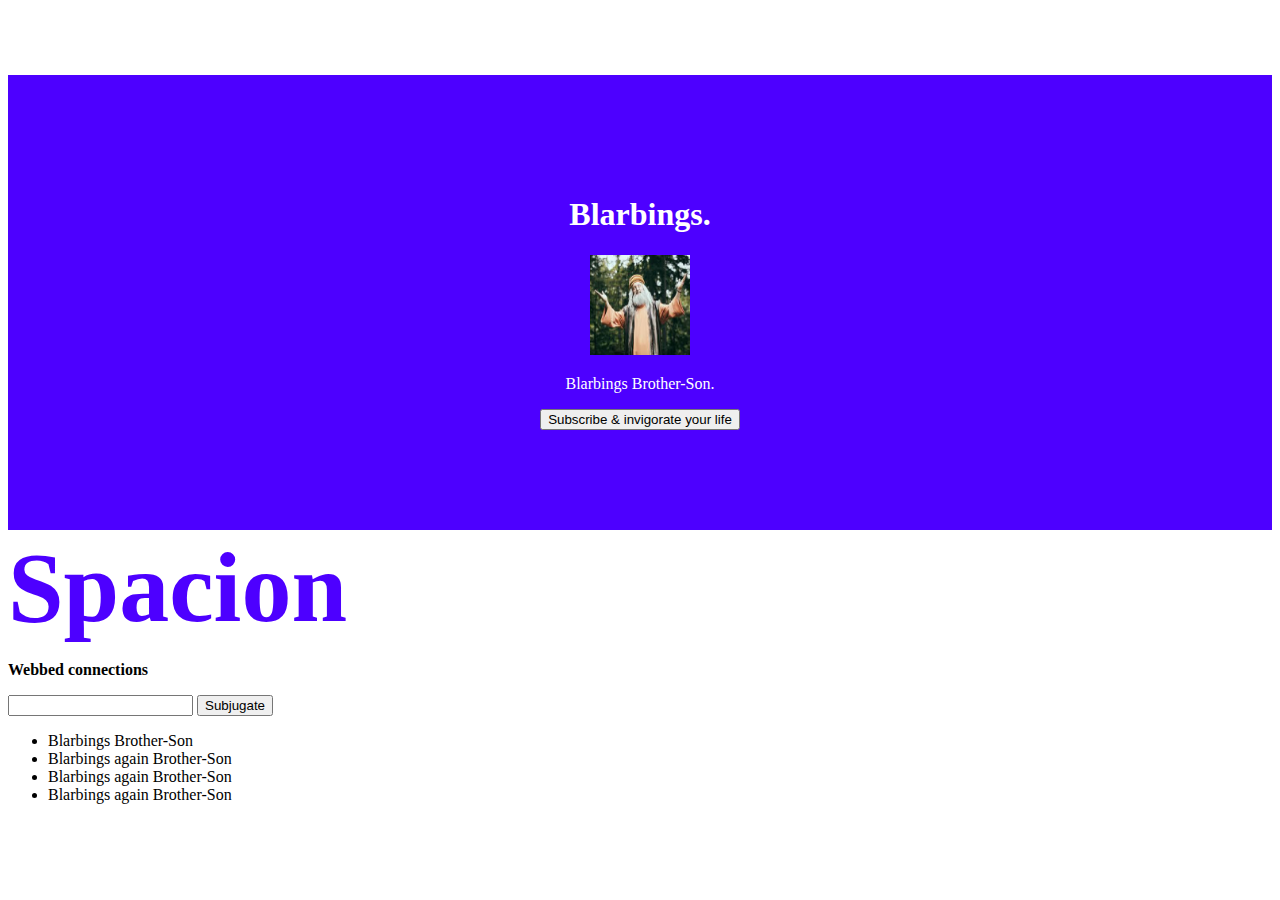
<file: DevProject/Index.html>
<!DOCTYPE html>
<html lang="en">
    <head>
        <meta charset="UTF-8">
        <meta name="viewport" content="width=device-width, initial-scale=1.0">
        <title>Blarbings</title>
        <link rel="stylesheet" href="./Resources/CSS/index.css">
    </head>
    <body>
        <!--Banner Section-->
        <div class="banner">
            <h1>Blarbings.</h1>
            <img id="small-father" src="./Resources/Images/Father Ra-Shawbard.jpg" alt="Father Ra-Shawbard">
            <p>Blarbings Brother-Son.</p>
            <button>Subscribe & invigorate your life</button>
        </div>
        <!--Praise Section-->
        <div>
            <span class="bold" id="spacion">Spacion</span>
            <p class="bold">Webbed connections</p>
            <form action="">
                <input type="text">
                <input type="submit" value="Subjugate">
            </form>
        </div>
        <div>
            <ul>
                <li>Blarbings Brother-Son</li>
                <li>Blarbings again Brother-Son</li>
                <li>Blarbings again Brother-Son</li>
                <li>Blarbings again Brother-Son</li>
            </ul>
        </div>
    </body>
</html>
</file>
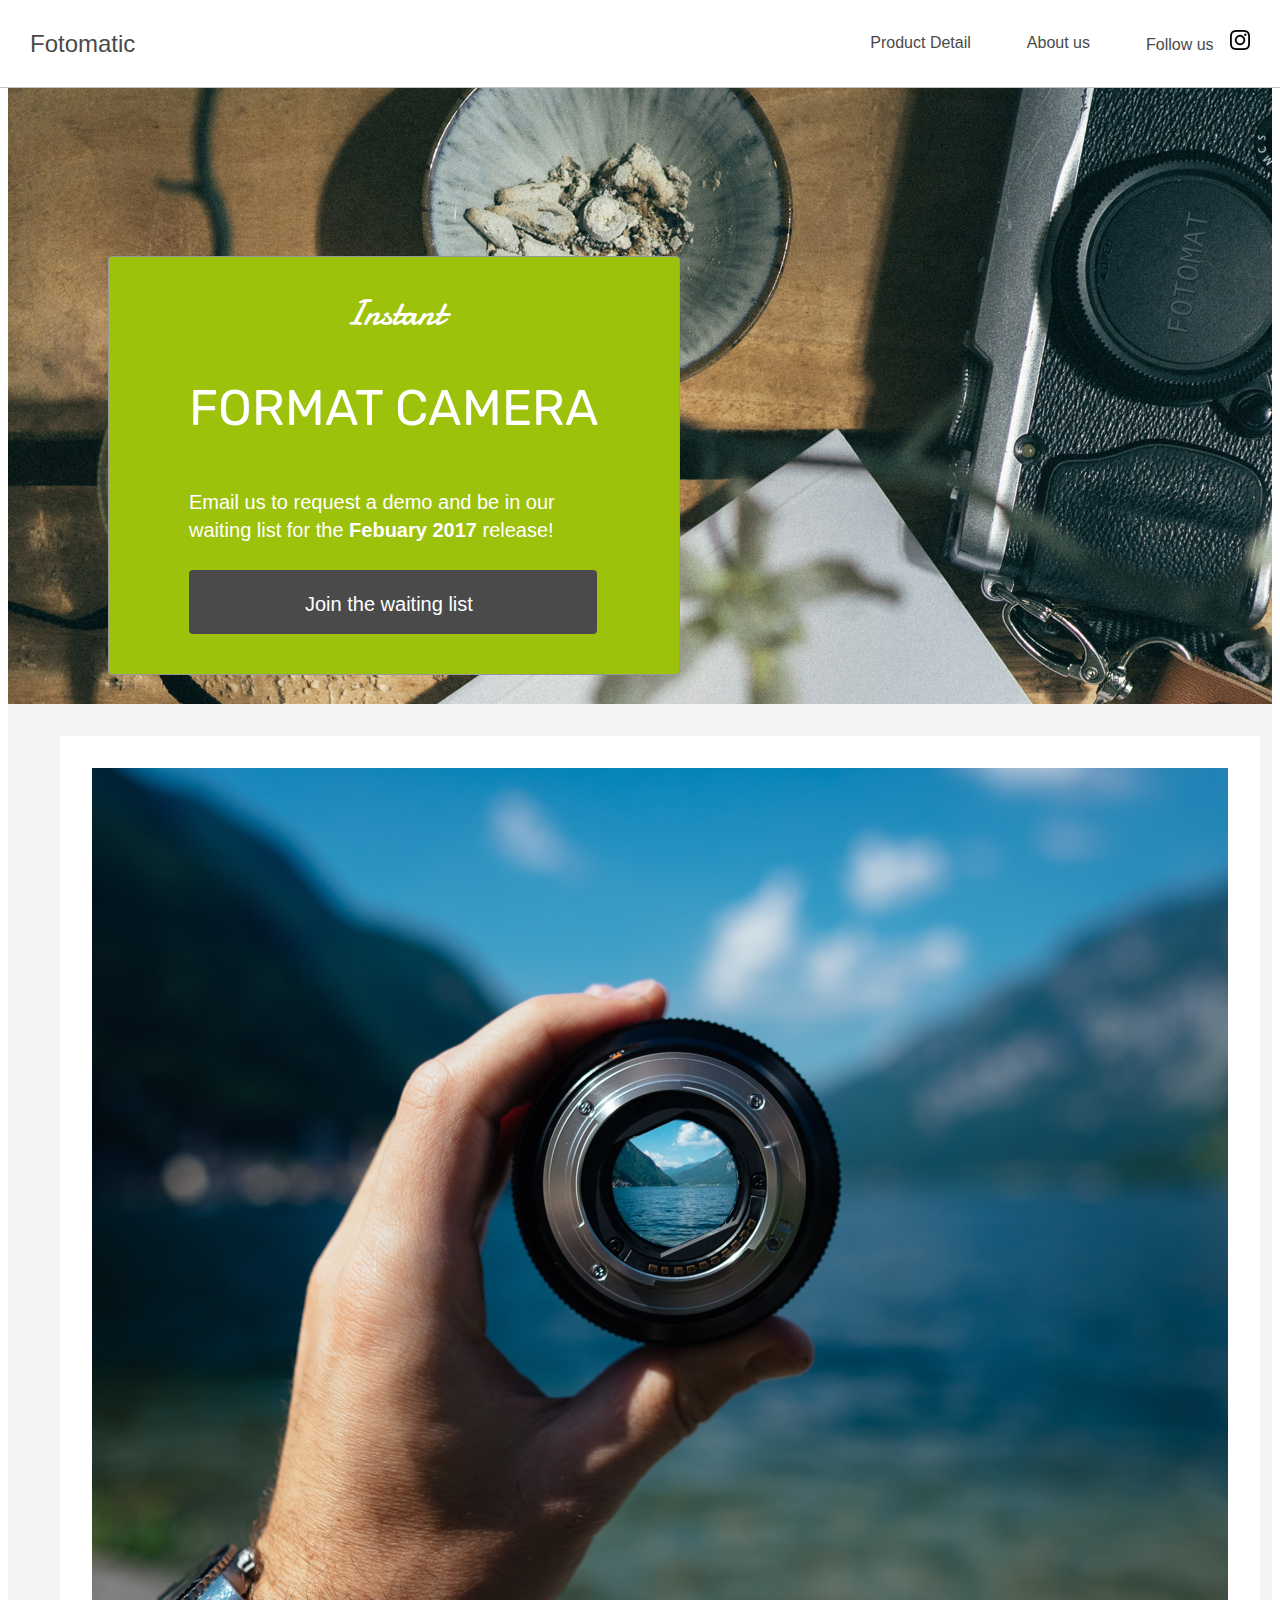
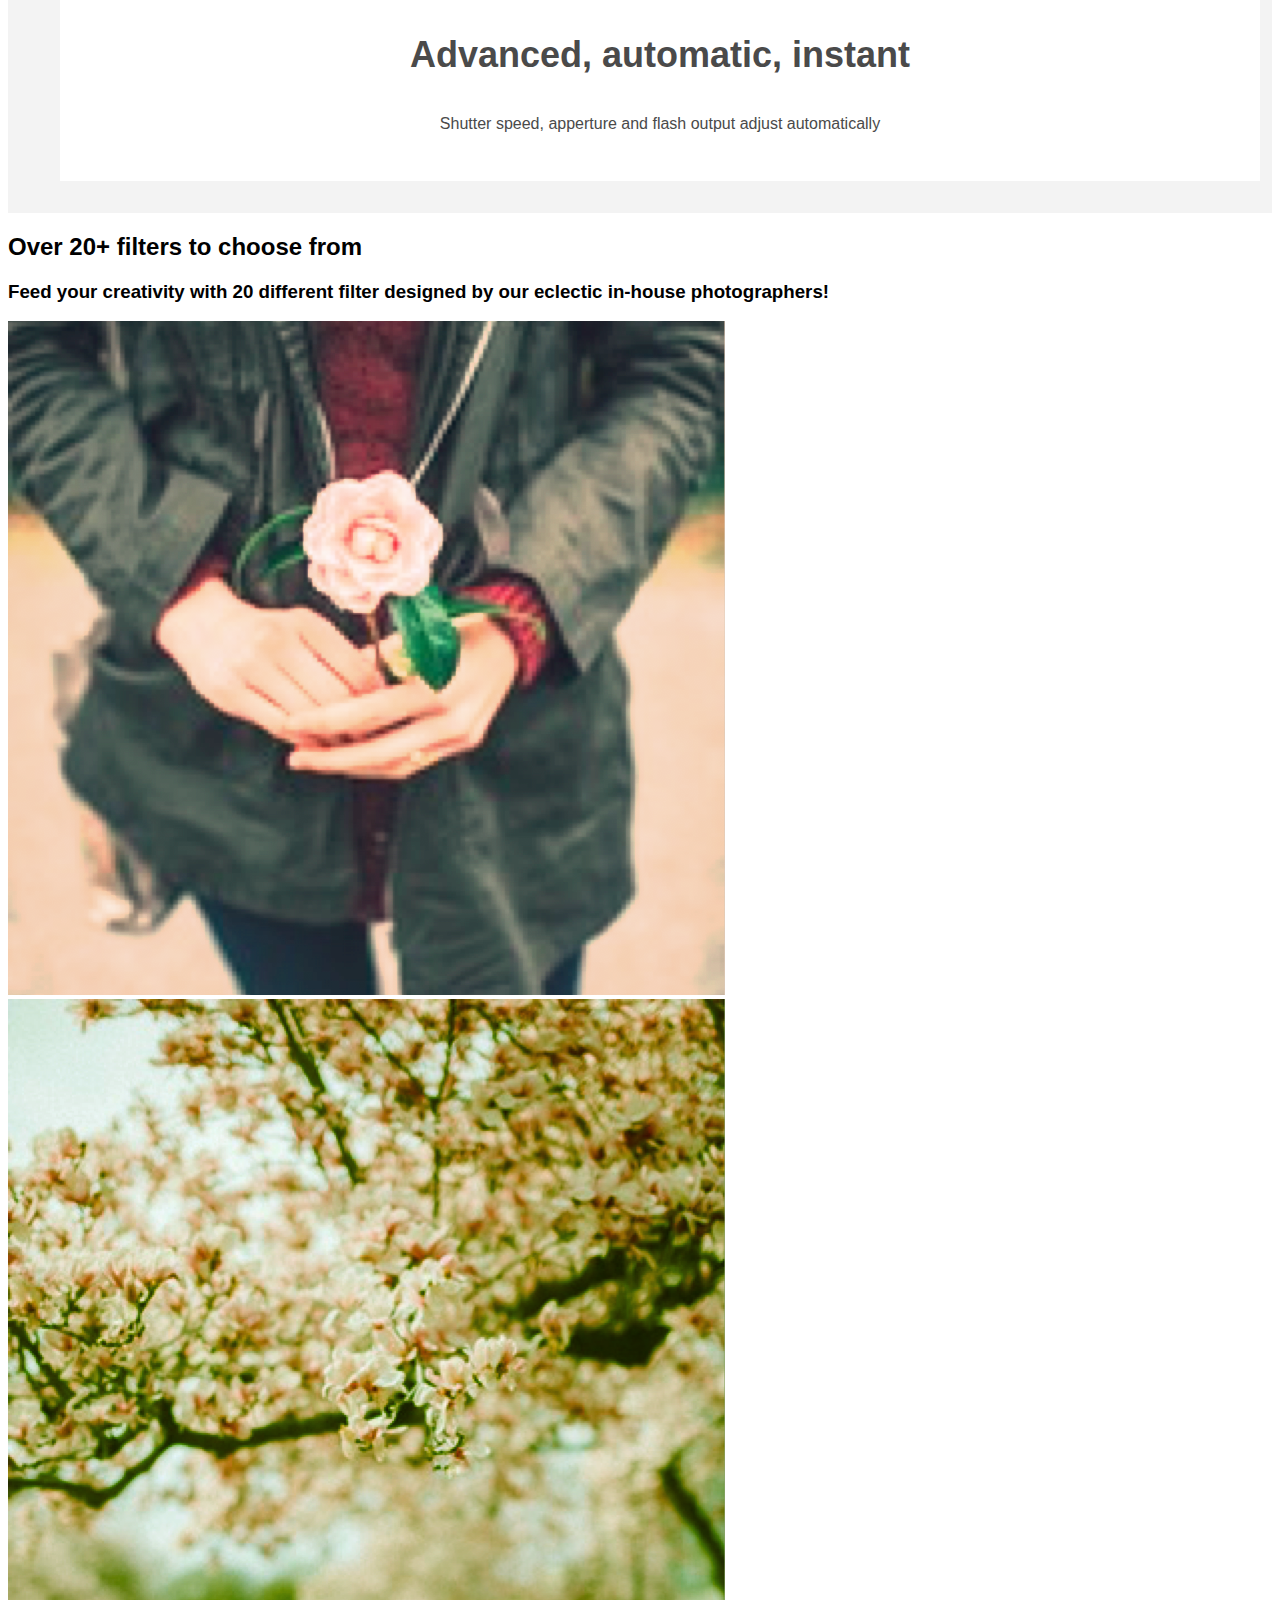
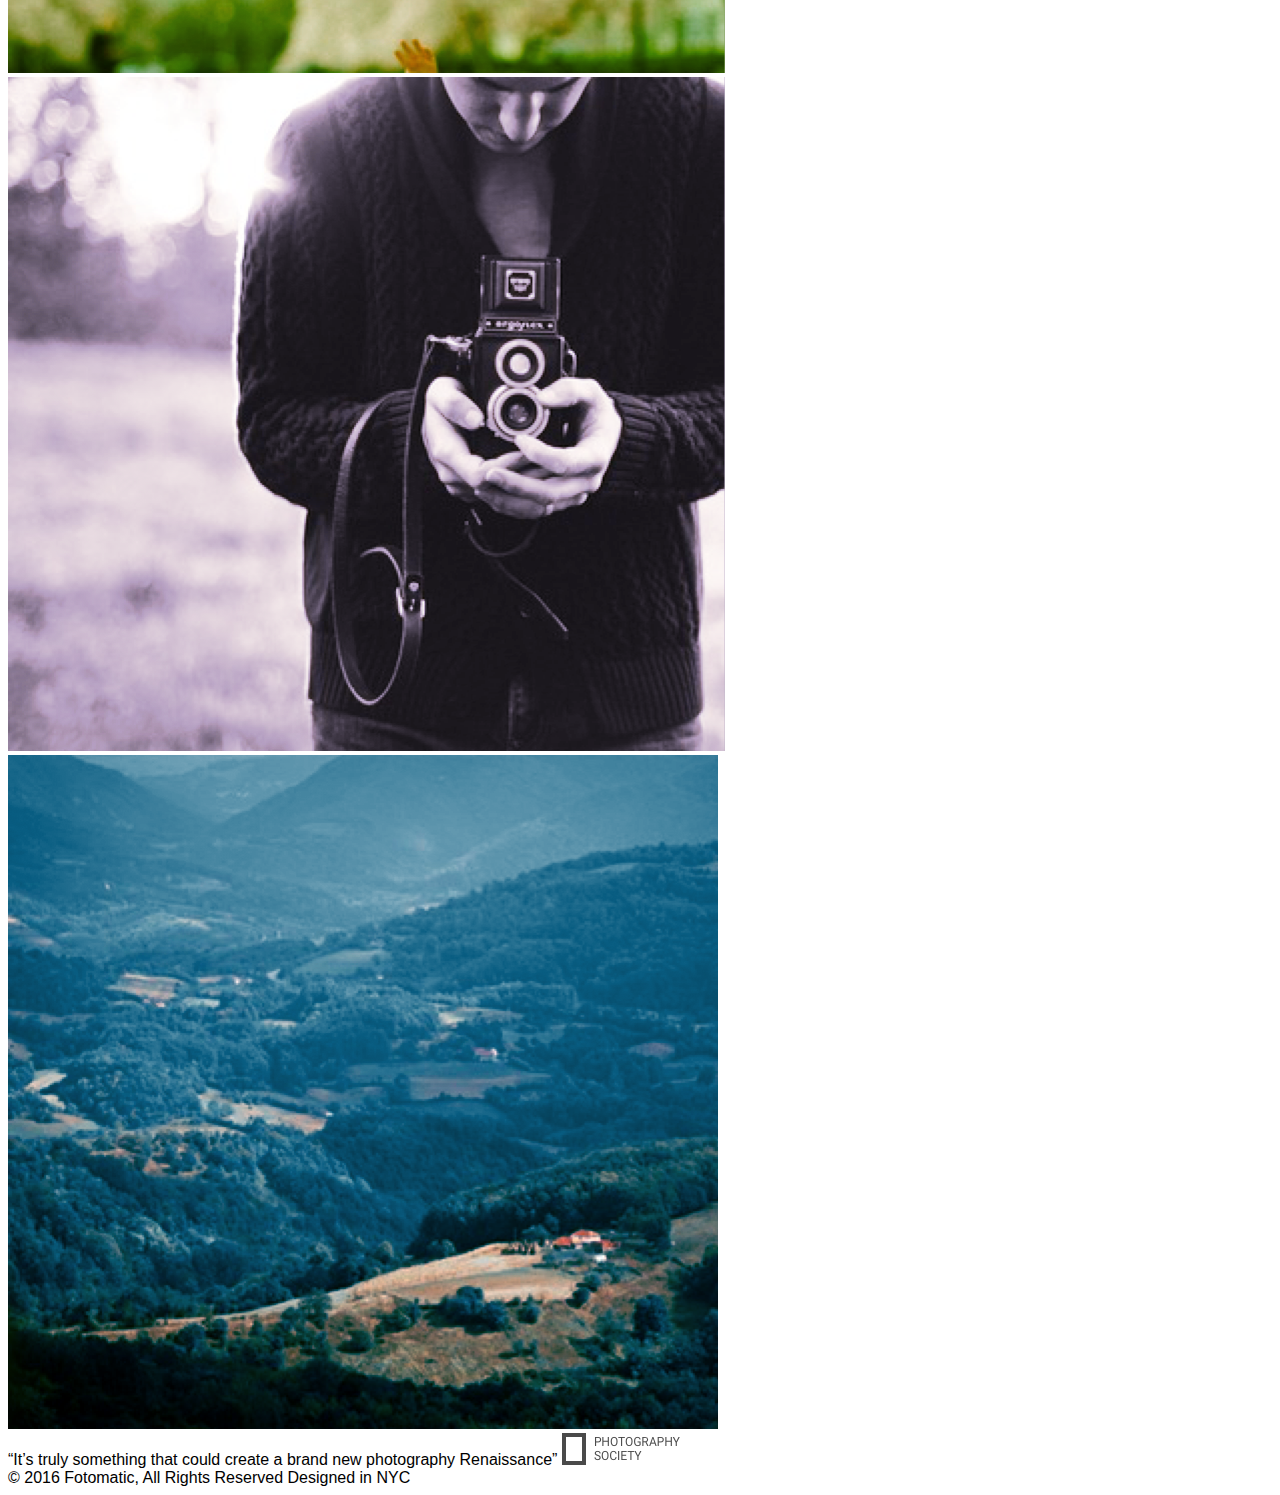
<file: Fotomatic Broken/Fotomatic_broken_FRESH/index_two.html>
<!DOCTYPE html>
<html>

<head>
	<link href="https://fonts.googleapis.com/css?family=Damion" rel="stylesheet">
	<link href="https://fonts.googleapis.com/css?family=Rubik" rel="stylesheet">
	<link	href="https://fonts.googleapis.com/css2?family=Damion&family=Roboto+Mono:ital,wght@0,100..700;1,100..700&family=Rubik:ital,wght@0,300..900;1,300..900&display=swap"	rel="stylesheet">
	<link rel="stylesheet" href="resources/css/style_two.css">
	<meta name="viewport" content="width=device-width, initial-scale=1">
	<meta charset="UTF-8">
	<!-- Forgot to add a title to the webpage -->
	<title>Fotomatic-WIP</title>
</head>

<Body>
	<!-- Header -->
	<header>
		<!-- linking to updated HTML file to test out display issues, not including classes & IDs yet to avoid confusion-->
		<div class="content">
			<a href="index_two.html" class="content logo">Fotomatic</a>
			<nav class="desktop">
				<ul>
					<li><a href="#">Product Detail</a></li>
					<li><a href="#">About us</a></li>
					<li><a href="https://www.instagram.com/" target="_blank">Follow us <img class="icon" src="resources/images/instagram.png"></a></li>
				</ul>
			</nav>
			<nav class="mobile">
				<ul>
					<li><a href="#"><img src="./resources/images/ic-logo.svg"></a></li>
					<li><a href="#"><img src="./resources/images/ic-product-detail.svg"></a></li>
					<li><a href="#"><img src="./resources/images/ic-about-us.svg"></a></li>
					<li><a href="#" class="button">Join us</a></li>
				</ul>
			</nav>
			<nav class="mobile">
        <ul>
          <li><a href="#"><img src="./resources/images/ic-logo.svg"></a></li>
          <li><a href="#"><img src="./resources/images/ic-product-detail.svg"></a></li>
          <li><a href="#"><img src="./resources/images/ic-about-us.svg"></a></li>
          <li><a href="#" class="button">Join us</a></li>
        </ul>
      </nav>

		</div>
	</header>
	<!-- Main Content -->
	<div class="main-content">

		<!-- Sign Up Section -->
		<div id="sign-up-section" class="banner">
			<div id="sign-up-cta">
				<div class="content center">
					<div class="header">
						<h2 class="cursive">Instant</h2>
						<h1 class="striking">FORMAT CAMERA</h1>
					</div>
					<div class="email">
						<span>
							Email us to request a demo and be in our waiting list for the <strong>Febuary 2017</strong>
							release!
						</span>
						<div class="button">Join the waiting list</div>
					</div>
				</div>
			</div>
		</div>

    <!-- Features Section -->
    <div id="features-section">
      <div class="feature">
        <div class="center">
          <div class="image-container">
            <img src=".\resources\images\feature-1.png" />
          </div>
          <div class="content">
            <h2>Advanced, automatic, instant</h2>
            <h3>Shutter speed, apperture and flash output adjust automatically</h3>
          </div>
        </div>
      </div>
      <div class="feature">
        <div class="center">
          <div class="image-container">
            <img src=".\resources\images\feature-2.png" />
          </div>
          <div class="content">
            <h2>Beautifully crafted inside-out</h2>
            <h3>From the paint outside to the tiny screw inside, Fotomatic is crafted with love and 20-year of expertise</h3>
          </div>
        </div>
      </div>
    </div>

    <!-- Filters Section -->
    <div id="filters-section">
      <div class="content center">
        <h2>Over 20+ filters to choose from</h2>
        <h3>Feed your creativity with 20 different filter designed by our eclectic in-house photographers!</h3>
      </div>
      <div class="images-container">
        <div class="image-container">
          <img src="./resources/images/filter-1.png" />
        </div>
        <div class="image-container">
          <img src="./resources/images/filter-2.png" />
        </div>
        <div class="image-container">
          <img src="./resources/images/filter-3.png" />
        </div>
        <div class="image-container extra">
          <img src="./resources/images/filter-4.png" />
        </div>
      </div>
    </div>

		<!-- Quotes Section -->
    <div id="quotes-section">
      <div class="content center">
        <span class="quote">“It’s truly something that could create a brand new photography Renaissance”</span>
        <img class="quote-citation" src="./resources/images/photography-logo.png" />
      </div>
    </div>
    

		<!-- Footer -->
    <footer>
      <div class="content">
        <span class="copyright">© 2016  Fotomatic, All Rights Reserved</span>
        <span class="location">Designed in NYC</span>
      </div>
    </footer>

	</div>
</Body>

</html>
</file>
<file: DevProject/Resources/CSS/index.css>
.banner {
    background-color: #4D00FF;
    color: white;
    margin-top: 75px;
    text-align: center;
    padding: 100px 0;
}

#small-father {
    height: 100px;
    width: 100px;
}

#spacion {
color: #4D00FF;
font-size: 100px;
}

.bold {
    font-weight: 900;
}
</file>
<file: Fotomatic Broken/Fotomatic_broken_FRESH/resources/css/style_two.css>
/* Universal Styles */
* {
box-sizing: border-box;
}

html {
    font-family: "Roboto", sans-serif;
    font-size: 16px;
}

/* Header */

header {
    position: fixed;
    width: 100%;
    border-bottom: solid 1px #c6c1c1;
    background-color: white;
    top: 0;
    left: 0;
}

header .content {
  display: flex;
  align-items: center;
  padding: .857rem 1.875rem;
}

header .logo {
    flex: 1;
    font-family: "Roboto-mono", sans-serif;
    font-size: 1.5rem;
    color: #4a4a4a;
    text-decoration: none;
    padding-left: 0;
}

header nav ul {
    display: flex;
    list-style-type: none;
    
}

nav li {
    padding-left: 3.5rem;
    
}

nav a {
    vertical-align: bottom;
    line-height: 1.6;
    font-size: 1rem;
    color: #4a4a4a;
    text-decoration: none;
}

header .icon {
    width: 2rem;
    padding-left: .75rem  ;
}

header .mobile {
    display: none;
}

/* Main Conent Section */

/* Mobile screen specifics, may have to reduce max screen width */

/*
@media only screen and (max-width: 500px) {
    header .desktop {
        display: none;
        width: 100%;
    }

    header .mobile {
        display: block;
        padding-right: 3.5rem;
    }

    header .content {
        padding: .5rem 0;
    }

    header .mobile ul {
        display: flex;
        justify-content: space-around;
        align-items: center;
        width: 100%;
    }

    header .mobile li {
    padding: 0;
    }

    header .mobile .button {
        padding: .1875rem .5rem;
        background-color: #9dc20b;
        line-height: 1.6;
        color: white;
        border-radius: 4px;
    }
}
 */


/* Sign Up Section */

#sign-up-section {
  display: flex;
  justify-content: flex-start;
  align-items: flex-start;
  width: 100%;
  height: 43.5rem;
  background-image: url("../images/banner-landingpage.jpg");
  background-size: cover;
  background-repeat: no-repeat;
  

}

#sign-up-cta {
  margin: 15.5rem 6.25rem;
  padding: 0 5rem 2.5rem 5rem;
  border: solid 1px #979797;
  border-radius: 4px;
  background-color: #9dc20b;
}

#sign-up-cta .content {
  width: 25.625rem;
  margin-top: 2rem;
  font-family: "Roboto", sans-serif;
  font-size: 1.25rem;
  line-height: 1.4;
  color: white;
}

#sign-up-cta h1 {
  font-size: 3.125rem;
}

#sign-up-cta h2 {
  font-size: 2.25rem;
}

#sign-up-cta span strong {
  font-weight: bold;
}

#sign-up-cta .cursive {
  font-family: "Damion", cursive;
  text-align: center;
  font-weight: 400;
}

#sign-up-cta .striking {
  font-family: "Rubik", sans-serif;
  padding-bottom: .75rem;
  line-height: 1.4;
  font-weight: 400;
  text-align: center;
}

#sign-up-cta .button {
  width: 25.5rem;
  height: 4rem;
  margin-top: 1.625rem;
  padding: 1.25rem 7.25rem;
  background-color: #4a4a4a;
  border-radius: 4px;
  line-height: 1.4;
  font-size: 1.25rem;
  color: white;
}


/*
@media only screen and (max-width: 760px) {
  #sign-up-section {
    align-items: center;
    justify-content: center;
    height: 28rem;
  }

  #sign-up-cta {
    position: static;
    width: auto;
    height: auto;
    background-color: transparent;
    border: none;
  }

  #sign-up-cta .content {
    margin-top: 0;
  }

  #sign-up-cta .email {
    display: none;
  }

  #sign-up-cta h1 {
    font-size: 3.125rem;
  }

  #sign-up-cta h2 {
    font-size: 2.25rem;
  }
} */

/*
@media only screen and (max-width: 450px) {
  #sign-up-section {
    height: 20rem;
  }

  #sign-up-cta h1 {
    font-size: 2.25rem;
  }

  #sign-up-cta h2 {
    font-size: 2rem;
  }
} */


/* Features Section */

#features-section {
  display: flex;
  justify-content: space-between;
  padding: 4rem 5%;
  background-color: #f3f3f3;
  padding: 2rem;
  
}

.feature {
  flex: 1;
  padding: 2rem;
  margin: 0px 1.25rem;
  background-color: white;
}

.feature .image-container {
  width: 45%;
  height: 65%;
}

.feature h2 {
  padding-bottom: .5rem;
  font-size: 2.25rem;
  font-weight: bold;
  color: #4a4a4a;
  text-align: center;
}

.feature h3 {
  font-size: 1rem;
  line-height: 1.2;
  font-weight: 300;
  color: #4a4a4a;
  text-align: center;

}


/* Filters Section */



/* Quotes Section */



/* Footer */
</file>
